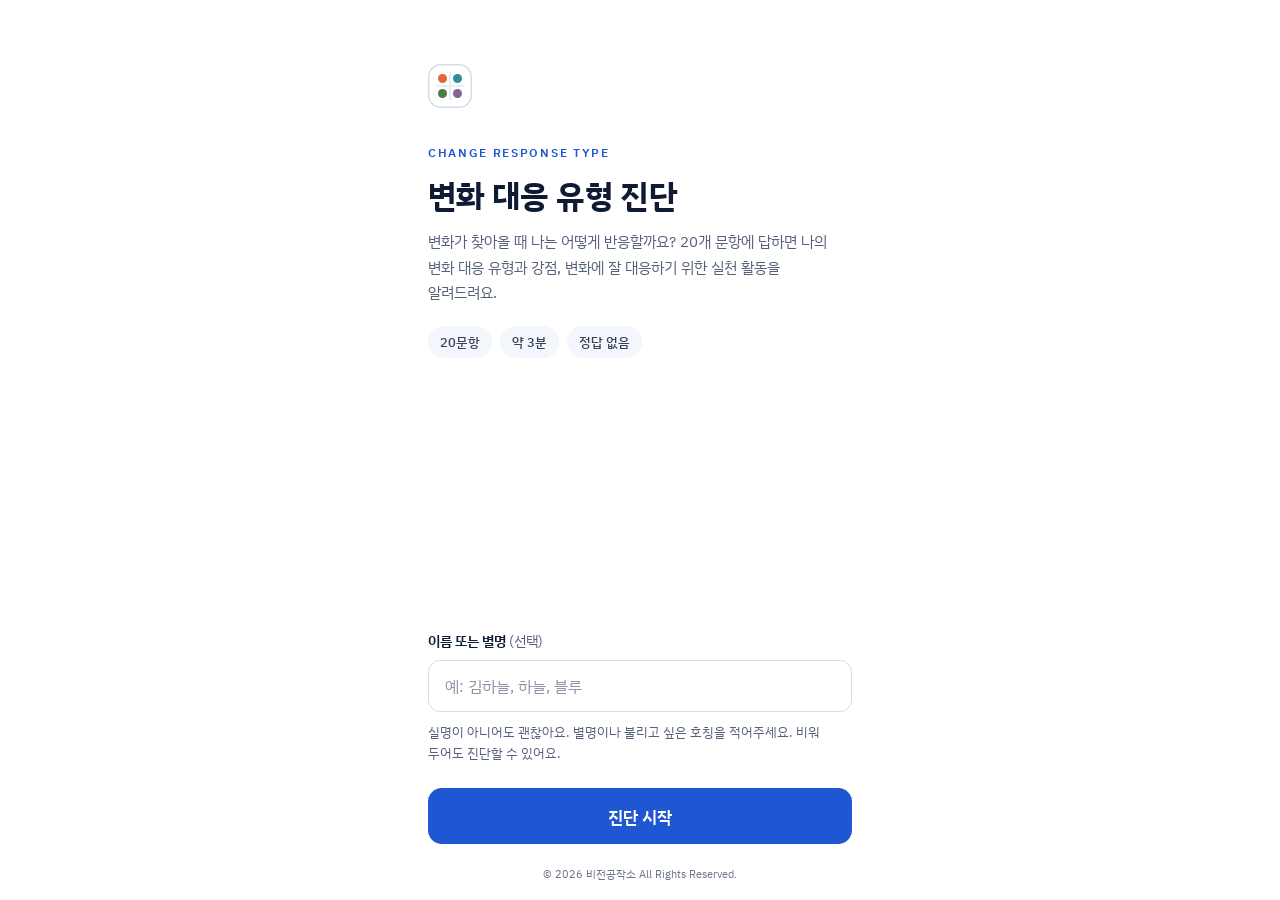
<file: index.html>
<!doctype html>
<html lang="ko">
<head>
<meta charset="utf-8">
<meta name="viewport" content="width=device-width, initial-scale=1, viewport-fit=cover">
<meta name="theme-color" content="#FFFFFF">
<title>변화 대응 유형 진단</title>
<meta name="description" content="20개 문항으로 알아보는 나의 변화 대응 유형 — 주도적 탐험가, 신중한 관찰자, 안정적 수호자, 비판적 회의론자">
<meta property="og:title" content="변화 대응 유형 진단">
<meta property="og:description" content="변화가 찾아올 때 나는 어떻게 반응할까요? 20개 문항으로 나의 변화 대응 유형을 알아보세요.">
<link rel="icon" href="favicon.svg" type="image/svg+xml">
<link rel="icon" href="favicon-32.png" sizes="32x32" type="image/png">
<link rel="apple-touch-icon" href="apple-touch-icon.png">
<link rel="preconnect" href="https://fonts.googleapis.com">
<link rel="preconnect" href="https://fonts.gstatic.com" crossorigin>
<link rel="stylesheet" href="https://fonts.googleapis.com/css2?family=IBM+Plex+Sans+KR:wght@400;500;600;700&display=swap">
<link rel="stylesheet" href="css/style.css">
</head>
<body>
<div class="app">

<!-- 시작 화면 -->
<section id="start" class="screen-fixed" aria-labelledby="start-title">
  <div class="start-top">
    <svg class="logo" viewBox="0 0 44 44" role="img" aria-label="변화 대응 유형 진단 로고">
      <rect x="0.75" y="0.75" width="42.5" height="42.5" rx="12" fill="none" stroke="#D5DCE8" stroke-width="1.5"/>
      <line x1="22" y1="8" x2="22" y2="36" stroke="#E3E8F1" stroke-width="1.5"/>
      <line x1="8" y1="22" x2="36" y2="22" stroke="#E3E8F1" stroke-width="1.5"/>
      <circle cx="14.5" cy="14.5" r="4.5" fill="#E2683A"/>
      <circle cx="29.5" cy="14.5" r="4.5" fill="#2E8E9A"/>
      <circle cx="14.5" cy="29.5" r="4.5" fill="#4F7A45"/>
      <circle cx="29.5" cy="29.5" r="4.5" fill="#7E6596"/>
    </svg>
    <div class="start-head">
      <p class="eyebrow">CHANGE RESPONSE TYPE</p>
      <h1 id="start-title" class="start-title">변화 대응 유형 진단</h1>
      <p class="start-desc">변화가 찾아올 때 나는 어떻게 반응할까요? 20개 문항에 답하면 나의 변화 대응 유형과 강점, 변화에 잘 대응하기 위한 실천 활동을 알려드려요.</p>
    </div>
    <div class="chips">
      <span class="chip">20문항</span>
      <span class="chip">약 3분</span>
      <span class="chip">정답 없음</span>
    </div>
    <p id="classChip" class="class-chip" hidden><svg width="14" height="14" viewBox="0 0 24 24" fill="none" stroke="currentColor" stroke-width="2.2" stroke-linecap="round" stroke-linejoin="round" aria-hidden="true"><path d="M17 21v-2a4 4 0 0 0-4-4H5a4 4 0 0 0-4 4v2"/><circle cx="9" cy="7" r="4"/><path d="M23 21v-2a4 4 0 0 0-3-3.87"/><path d="M16 3.13a4 4 0 0 1 0 7.75"/></svg><span id="classTitle"></span></p>
  </div>
  <div class="spacer"></div>
  <form id="startForm" class="name-form" novalidate>
    <label for="nickname">이름 또는 별명 <span>(선택)</span></label>
    <input id="nickname" name="nickname" type="text" maxlength="20" autocomplete="nickname" placeholder="예: 김하늘, 하늘, 블루">
    <p class="help">실명이 아니어도 괜찮아요. 별명이나 불리고 싶은 호칭을 적어주세요. 비워 두어도 진단할 수 있어요.</p>
    <button type="submit" class="btn-primary">진단 시작</button>
  </form>
  <p class="footer">© 2026 비전공작소 All Rights Reserved.</p>
</section>

<!-- 진단 화면 -->
<section id="quiz" class="screen-fixed" hidden aria-label="진단 문항">
  <header class="quiz-header">
    <button type="button" id="backBtn" class="back-btn">
      <svg width="20" height="20" viewBox="0 0 24 24" fill="none" stroke="currentColor" stroke-width="2" stroke-linecap="round" stroke-linejoin="round" aria-hidden="true"><polyline points="15 18 9 12 15 6"/></svg>
      이전
    </button>
    <p class="counter" aria-live="polite"><b id="qIndex">1</b> / 20</p>
  </header>
  <div class="progress" aria-hidden="true"><div id="progressFill" class="progress-fill"></div></div>
  <div id="qWrap" class="q-anim">
    <div class="q-body">
      <p id="qNum" class="q-num">Q 01</p>
      <h1 id="qText" class="q-text"></h1>
      <p class="q-guide">평소 나의 생각이나 행동과 얼마나 일치하나요?</p>
    </div>
  </div>
  <div class="spacer"></div>
  <div id="options" class="options" role="radiogroup" aria-labelledby="qText"></div>
  <p class="q-hint">선택하면 다음 문항으로 넘어가요</p>
  <p class="footer">© 2026 비전공작소 All Rights Reserved.</p>
</section>

<!-- 결과 화면 -->
<section id="result" hidden aria-label="진단 결과">
  <div id="capture">
    <div id="hero" class="hero" data-cap></div>
    <div id="scores" class="scores" data-cap></div>
    <div id="tabs" class="tabs" role="tablist" aria-label="유형별 해설" hidden></div>
    <div id="detail"></div>
    <p class="footer capture-foot cap-only" data-cap>© 2026 비전공작소 All Rights Reserved.</p>
  </div>
  <div id="others" class="others"></div>
  <div class="save-area">
    <div class="save-row">
      <button type="button" id="saveImg" class="btn-save solid">
        <svg width="18" height="18" viewBox="0 0 24 24" fill="none" stroke="currentColor" stroke-width="2" stroke-linecap="round" stroke-linejoin="round" aria-hidden="true"><rect x="3" y="3" width="18" height="18" rx="3"/><circle cx="8.5" cy="8.5" r="1.5"/><polyline points="21 15 16 10 5 21"/></svg>
        이미지 저장</button>
      <button type="button" id="savePdf" class="btn-save line">
        <svg width="18" height="18" viewBox="0 0 24 24" fill="none" stroke="currentColor" stroke-width="2" stroke-linecap="round" stroke-linejoin="round" aria-hidden="true"><path d="M14 3H7a2 2 0 0 0-2 2v14a2 2 0 0 0 2 2h10a2 2 0 0 0 2-2V8z"/><polyline points="14 3 14 8 19 8"/><line x1="12" y1="12" x2="12" y2="18"/><polyline points="9 15 12 18 15 15"/></svg>
        PDF 저장</button>
    </div>
    <p class="save-tip">카카오톡 등 앱 안에서 열었다면 저장이 막힐 수 있어요. 그때는 크롬이나 사파리에서 열어 주세요.</p>
    <button type="button" id="restartBtn" class="btn-ghost">처음부터 다시 하기</button>
  </div>
  <p class="footer">© 2026 비전공작소 All Rights Reserved.</p>
</section>

</div>

<div id="sheet" class="overlay" hidden></div>
<div id="imgOverlay" class="overlay img-overlay" hidden></div>
<div id="toast" class="toast" role="status" hidden></div>

<script src="vendor/firebase-app-compat.js"></script>
<script src="vendor/firebase-auth-compat.js"></script>
<script src="vendor/firebase-database-compat.js"></script>
<script src="js/config.js"></script>
<script src="js/data.js"></script>
<script src="js/app.js"></script>
</body>
</html>
</file>
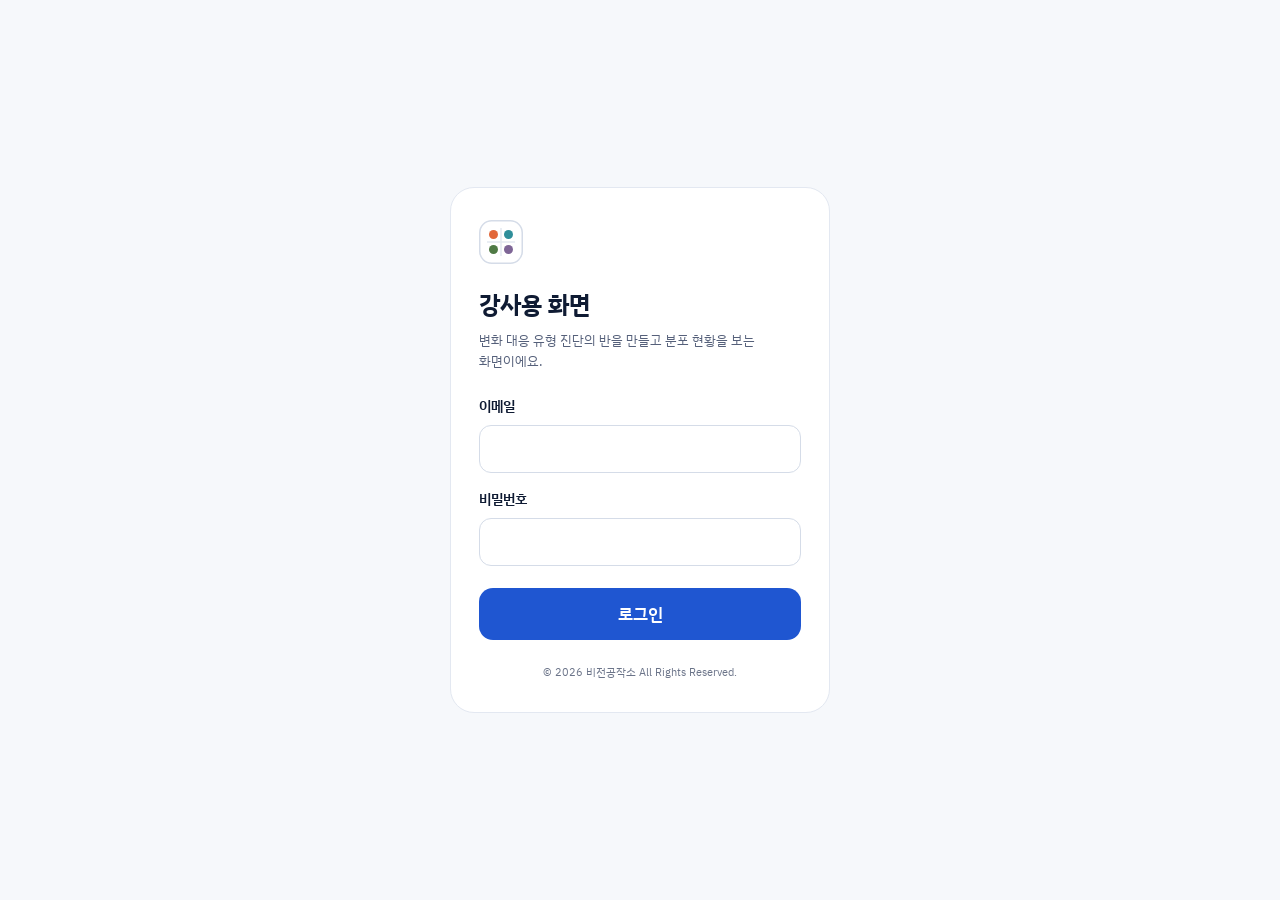
<file: admin.html>
<!doctype html>
<html lang="ko">
<head>
<meta charset="utf-8">
<meta name="viewport" content="width=device-width, initial-scale=1, viewport-fit=cover">
<meta name="robots" content="noindex">
<title>변화 대응 유형 진단 · 강사용</title>
<link rel="icon" href="favicon.svg" type="image/svg+xml">
<link rel="icon" href="favicon-32.png" sizes="32x32" type="image/png">
<link rel="preconnect" href="https://fonts.googleapis.com">
<link rel="preconnect" href="https://fonts.gstatic.com" crossorigin>
<link rel="stylesheet" href="https://fonts.googleapis.com/css2?family=IBM+Plex+Sans+KR:wght@400;500;600;700&display=swap">
<link rel="stylesheet" href="css/style.css">
<link rel="stylesheet" href="css/admin.css">
</head>
<body class="admin">

<!-- 로그인 -->
<main id="login" class="login" hidden>
  <form id="loginForm" class="login-card" novalidate>
    <svg class="logo" viewBox="0 0 44 44" aria-hidden="true">
      <rect x="0.75" y="0.75" width="42.5" height="42.5" rx="12" fill="none" stroke="#D5DCE8" stroke-width="1.5"/>
      <line x1="22" y1="8" x2="22" y2="36" stroke="#E3E8F1" stroke-width="1.5"/>
      <line x1="8" y1="22" x2="36" y2="22" stroke="#E3E8F1" stroke-width="1.5"/>
      <circle cx="14.5" cy="14.5" r="4.5" fill="#E2683A"/><circle cx="29.5" cy="14.5" r="4.5" fill="#2E8E9A"/>
      <circle cx="14.5" cy="29.5" r="4.5" fill="#4F7A45"/><circle cx="29.5" cy="29.5" r="4.5" fill="#7E6596"/>
    </svg>
    <h1>강사용 화면</h1>
    <p class="help">변화 대응 유형 진단의 반을 만들고 분포 현황을 보는 화면이에요.</p>
    <label for="email">이메일</label>
    <input id="email" type="email" autocomplete="username" required>
    <label for="password">비밀번호</label>
    <input id="password" type="password" autocomplete="current-password" required>
    <p id="loginError" class="form-error" role="alert" hidden></p>
    <button type="submit" class="btn-primary">로그인</button>
    <p class="footer">© 2026 비전공작소 All Rights Reserved.</p>
  </form>
</main>

<!-- 분포 화면 -->
<main id="board" class="board" hidden>
  <aside class="side">
    <p class="eyebrow">CHANGE RESPONSE TYPE</p>
    <h1 class="board-title">우리 반<br>변화 대응 유형 분포</h1>

    <div class="class-pick">
      <label for="classSelect" class="mini-label">반 선택</label>
      <div class="class-row">
        <select id="classSelect"></select>
        <button type="button" id="newClassBtn" class="btn-sm accent">새 반</button>
      </div>
    </div>

    <div id="liveRow" class="live"><span class="live-dot"></span><span id="liveText">실시간 반영 중</span></div>

    <div class="stats">
      <div><span class="mini-label">참여 인원</span><b id="statTotal">0<small>명</small></b></div>
      <div><span class="mini-label">복합형</span><b id="statMixed">0<small>명</small></b></div>
    </div>

    <div class="spacer"></div>

    <div class="qr-row">
      <button type="button" id="qrSmall" class="qr-box" aria-label="QR 크게 보기"></button>
      <div class="qr-info">
        <p>휴대폰 카메라로 QR을 찍으면 진단을 시작할 수 있어요</p>
        <p class="code-line">반 코드 <b id="codeText">—</b></p>
      </div>
    </div>
    <div class="tools">
      <button type="button" id="qrBigBtn" class="btn-sm">QR 크게 보기</button>
      <button type="button" id="copyBtn" class="btn-sm">링크 복사</button>
      <button type="button" id="fsBtn" class="btn-sm">전체 화면</button>
      <button type="button" id="resetBtn" class="btn-sm">현황 초기화</button>
      <button type="button" id="deleteBtn" class="btn-sm">반 삭제</button>
      <button type="button" id="logoutBtn" class="btn-sm subtle">로그아웃</button>
    </div>
  </aside>

  <section class="dist">
    <div id="noClass" class="empty" hidden>
      <p><b>아직 만든 반이 없어요</b></p>
      <p>‘새 반’ 버튼을 눌러 이번 교육의 반을 만들면 접속 QR이 바로 생겨요.</p>
    </div>
    <div id="cols" class="cols"></div>
    <div class="legend">
      <span><svg width="18" height="18" viewBox="0 0 24 24" aria-hidden="true"><circle cx="12" cy="7.5" r="4" fill="#55607A"/><path d="M4 21c0-4.4 3.6-8 8-8s8 3.6 8 8z" fill="#55607A"/></svg>단일 유형</span>
      <span><svg width="18" height="18" viewBox="0 0 24 24" aria-hidden="true"><circle cx="12" cy="7.5" r="3.4" fill="none" stroke="#55607A" stroke-width="1.6"/><path d="M4.8 20.2c0-4 3.2-7.2 7.2-7.2s7.2 3.2 7.2 7.2z" fill="none" stroke="#55607A" stroke-width="1.6"/></svg>복합형 (공동 1위 유형마다 표시)</span>
      <span class="grow"></span>
      <span class="copy">© 2026 비전공작소 All Rights Reserved.</span>
    </div>
  </section>
</main>

<p id="loading" class="loading">불러오는 중…</p>

<!-- 모달 -->
<div id="modal" class="overlay center" hidden>
  <div class="modal" role="dialog" aria-modal="true" aria-labelledby="modalTitle">
    <h2 id="modalTitle"></h2>
    <div id="modalBody"></div>
    <div class="modal-actions">
      <button type="button" id="modalCancel" class="btn-sm">취소</button>
      <button type="button" id="modalOk" class="btn-sm accent"></button>
    </div>
  </div>
</div>

<div id="qrModal" class="overlay center qr-modal" hidden>
  <div class="qr-big-card" role="dialog" aria-modal="true" aria-label="접속 QR">
    <div id="qrBig" class="qr-big"></div>
    <div class="qr-big-info">
      <p class="eyebrow">변화 대응 유형 진단</p>
      <p id="qrBigTitle" class="qr-big-title"></p>
      <p class="qr-big-code">반 코드 <b id="qrBigCode"></b></p>
      <p id="qrBigUrl" class="qr-big-url"></p>
      <button type="button" id="qrClose" class="btn-sm">닫기</button>
    </div>
  </div>
</div>

<div id="toast" class="toast" role="status" hidden></div>

<script src="vendor/firebase-app-compat.js"></script>
<script src="vendor/firebase-auth-compat.js"></script>
<script src="vendor/firebase-database-compat.js"></script>
<script src="vendor/qrcode.js"></script>
<script src="js/config.js"></script>
<script src="js/data.js"></script>
<script src="js/admin.js"></script>
</body>
</html>
</file>
<file: css/style.css>
/* 변화 대응 유형 진단 — 공통 스타일 */
:root {
  --ink: #0F1B33;
  --body: #26314A;
  --text2: #36415A;
  --sub: #55607A;
  --mute: #6B7489;
  --line: #E3E8F1;
  --line2: #D5DCE8;
  --soft: #F3F6FB;
  --panel: #F6F8FB;
  --bg: #FFFFFF;
  --accent: #1F56D1;
  --accent-dark: #163F9E;
  --accent-tint: #EEF3FD;
  --font: 'IBM Plex Sans KR', 'Apple SD Gothic Neo', 'Malgun Gothic', system-ui, sans-serif;
  color-scheme: light;
}

* { box-sizing: border-box; }
html, body { margin: 0; padding: 0; background: var(--bg); color: var(--ink); }
body {
  font-family: var(--font);
  -webkit-font-smoothing: antialiased;
  -webkit-text-size-adjust: 100%;
  word-break: keep-all;
  overflow-wrap: break-word;
}
button { font-family: inherit; color: inherit; -webkit-tap-highlight-color: transparent; }
button:focus-visible, input:focus-visible, a:focus-visible, select:focus-visible {
  outline: 3px solid color-mix(in srgb, var(--accent) 45%, transparent);
  outline-offset: 2px;
}
[hidden] { display: none !important; }
img { max-width: 100%; }

.app { max-width: 480px; margin: 0 auto; }
.footer { margin: 0; font-size: 11px; color: var(--mute); text-align: center; }

/* ---------- 시작 화면 ---------- */
.screen-fixed {
  min-height: 100vh;
  min-height: 100dvh;
  display: flex;
  flex-direction: column;
  padding-top: max(env(safe-area-inset-top, 0px), 0px);
  padding-bottom: env(safe-area-inset-bottom, 0px);
}
#start {
  padding-inline: max(28px, env(safe-area-inset-left, 0px)) max(28px, env(safe-area-inset-right, 0px));
}
.start-top { padding-top: clamp(28px, 7.5vh, 64px); }
.logo { display: block; width: 44px; height: 44px; }
.start-head { display: flex; flex-direction: column; gap: 14px; margin-top: clamp(20px, 4.3vh, 36px); }
.eyebrow { margin: 0; font-size: 12px; font-weight: 600; letter-spacing: 0.14em; color: var(--accent); }
.start-title { margin: 0; font-size: 32px; line-height: 1.25; font-weight: 700; letter-spacing: -0.02em; }
.start-desc { margin: 0; font-size: 15px; line-height: 1.7; color: var(--sub); }
.chips { display: flex; flex-wrap: wrap; gap: 8px; margin-top: 20px; }
.chip { padding: 7px 12px; border-radius: 999px; background: var(--soft); font-size: 13px; font-weight: 500; color: var(--text2); }
.class-chip { display: inline-flex; align-items: center; gap: 6px; margin-top: 14px; padding: 6px 12px; border-radius: 999px; background: var(--accent-tint); color: var(--accent-dark); font-size: 13px; font-weight: 600; align-self: flex-start; max-width: 100%; }
.class-chip span { overflow: hidden; text-overflow: ellipsis; white-space: nowrap; }
.spacer { flex: 1 1 auto; min-height: 20px; }
.name-form { display: flex; flex-direction: column; gap: 10px; }
.name-form label { font-size: 14px; font-weight: 600; }
.name-form label span { font-weight: 400; color: var(--sub); }
.name-form input {
  height: 52px; padding: 0 16px; border: 1.5px solid var(--line2); border-radius: 12px;
  font-size: 16px; font-family: inherit; color: var(--ink); background: var(--bg); width: 100%;
}
.name-form input::placeholder { color: #8C95A8; }
.name-form input:focus { border-color: var(--accent); outline: none; }
.help { margin: 0; font-size: 13px; line-height: 1.6; color: var(--sub); }
.btn-primary {
  height: 56px; border: 0; border-radius: 14px; background: var(--accent); color: #FFFFFF;
  font-size: 17px; font-weight: 600; cursor: pointer; width: 100%;
  transition: background .15s ease, transform .1s ease;
}
.btn-primary:hover { background: var(--accent-dark); }
.btn-primary:active { transform: scale(0.99); }
.name-form .btn-primary { margin-top: 14px; }
#start .footer { margin: 22px 0 18px; }

@media (max-height: 700px) {
  .start-desc { font-size: 14.5px; line-height: 1.65; }
  .chips { margin-top: 16px; }
  .name-form { gap: 8px; }
  .name-form .btn-primary { margin-top: 10px; }
  #start .footer { margin: 16px 0 14px; }
}
@media (max-height: 610px) {
  .logo { width: 36px; height: 36px; }
  .start-title { font-size: 28px; }
  .start-head { gap: 10px; }
  .start-desc { font-size: 14px; line-height: 1.6; }
  .chip { padding: 5px 10px; font-size: 12px; }
  .chips { margin-top: 12px; }
  .name-form input { height: 48px; }
  .btn-primary { height: 52px; }
  .help { font-size: 12.5px; line-height: 1.5; }
  #start .footer { margin: 12px 0 10px; }
}

/* ---------- 진단 화면 ---------- */
.quiz-header { display: flex; align-items: center; justify-content: space-between; height: 56px; padding: 8px max(16px, env(safe-area-inset-right, 0px)) 0 max(16px, env(safe-area-inset-left, 0px)); }
.back-btn { display: flex; align-items: center; gap: 4px; height: 44px; padding: 0 8px; border: 0; background: transparent; font-size: 15px; font-weight: 500; color: var(--text2); cursor: pointer; border-radius: 10px; }
.counter { margin: 0; padding-right: 8px; font-size: 15px; font-weight: 600; font-variant-numeric: tabular-nums; color: var(--text2); }
.counter b { color: var(--accent); font-weight: 600; }
.progress { margin: 6px 24px 0; height: 4px; border-radius: 4px; background: var(--line); overflow: hidden; }
.progress-fill { height: 4px; border-radius: 4px; background: var(--accent); width: 0; transition: width .3s ease; }
.q-body { display: flex; flex-direction: column; gap: 14px; padding: clamp(24px, 5vh, 44px) 28px 0; }
.q-num { margin: 0; font-size: 14px; font-weight: 600; letter-spacing: 0.06em; font-variant-numeric: tabular-nums; color: var(--accent); }
.q-text { margin: 0; font-size: 22px; line-height: 1.55; font-weight: 600; letter-spacing: -0.01em; text-wrap: pretty; min-height: 3.1em; }
.q-guide { margin: 0; font-size: 14px; line-height: 1.6; color: var(--sub); }
.q-anim { transition: opacity .18s ease, transform .18s ease; }
.q-anim.out { opacity: 0; transform: translateX(-12px); }
.q-anim.in-start { opacity: 0; transform: translateX(12px); transition: none; }
.options { display: flex; flex-direction: column; gap: 10px; padding: 20px 24px 0; }
.opt {
  display: flex; align-items: center; gap: 14px; height: 60px; padding: 0 16px;
  border: 1.5px solid var(--line2); border-radius: 14px; background: var(--bg);
  font-size: 16px; font-weight: 500; color: var(--ink); text-align: left; cursor: pointer;
  transition: border-color .12s ease, background .12s ease;
}
.opt .num { display: flex; align-items: center; justify-content: center; width: 30px; height: 30px; flex-shrink: 0; border-radius: 999px; background: var(--soft); color: var(--text2); font-size: 14px; font-weight: 600; transition: background .12s ease, color .12s ease; }
@media (hover: hover) { .opt:hover { border-color: #AFC2EC; } }
.opt[aria-checked="true"] { border-color: var(--accent); background: var(--accent-tint); font-weight: 600; }
.opt[aria-checked="true"] .num { background: var(--accent); color: #FFFFFF; }
.q-hint { margin: 16px 0 0; font-size: 12px; color: var(--sub); text-align: center; }
#quiz .footer { margin: 14px 0 16px; }
@media (max-height: 700px) {
  .q-body { gap: 10px; padding-top: 22px; }
  .q-text { font-size: 19px; line-height: 1.5; }
  .opt { height: 50px; }
  .options { gap: 8px; padding-top: 16px; }
  .q-hint { margin-top: 12px; }
  #quiz .footer { margin: 10px 0 12px; }
}
@media (max-height: 600px) {
  .quiz-header { height: 48px; padding-top: 4px; }
  .q-body { gap: 8px; padding-top: 16px; }
  .q-text { font-size: 17px; }
  .q-guide { font-size: 13px; }
  .opt { height: 44px; font-size: 15px; }
  .opt .num { width: 26px; height: 26px; font-size: 13px; }
  .options { gap: 7px; padding-top: 12px; }
  .q-hint { margin-top: 8px; }
  #quiz .footer { margin: 8px 0 10px; }
}

/* ---------- 결과 화면 ---------- */
#result { padding-bottom: env(safe-area-inset-bottom, 0px); }
.hero { display: flex; flex-direction: column; align-items: center; gap: 16px; padding: calc(44px + env(safe-area-inset-top, 0px)) 24px 34px; text-align: center; background: var(--hero-tint, #FDF1EA); }
.hero-greet { margin: 0; font-size: 15px; color: var(--text2); }
.hero-imgs { display: flex; justify-content: center; gap: 10px; flex-wrap: wrap; }
.hero-imgs img { width: 190px; height: auto; aspect-ratio: 219 / 277; object-fit: contain; }
.hero-imgs.two img { width: 140px; }
.hero-imgs.many img { width: 96px; }
.hero-name { display: flex; flex-direction: column; gap: 4px; }
.hero-name h1 { margin: 0; font-size: 30px; line-height: 1.25; font-weight: 700; letter-spacing: -0.02em; text-wrap: balance; }
.hero-name p { margin: 0; font-size: 14px; font-weight: 600; letter-spacing: 0.12em; color: var(--hero-ink, #A8441F); }
.hero-line { margin: 0; font-size: 16px; line-height: 1.65; color: var(--text2); text-wrap: balance; max-width: 30em; }
.keywords { display: flex; gap: 6px; flex-wrap: wrap; justify-content: center; }
.keywords span { padding: 6px 12px; border-radius: 999px; background: #FFFFFF; font-size: 13px; font-weight: 500; color: var(--hero-ink, #A8441F); }
.joined { margin: 0; font-size: 12.5px; color: var(--text2); display: inline-flex; align-items: center; gap: 6px; }
.joined::before { content: ""; width: 7px; height: 7px; border-radius: 999px; background: #1E9E5A; }

.sec-label { margin: 0; font-size: 13px; font-weight: 600; letter-spacing: 0.08em; color: var(--sub); }
.scores { display: flex; flex-direction: column; gap: 16px; padding: 32px 28px; }
.score-row { display: flex; flex-direction: column; gap: 8px; }
.score-top { display: flex; justify-content: space-between; align-items: baseline; font-size: 15px; }
.score-top .val { font-variant-numeric: tabular-nums; }
.score-top .val small { font-size: 12px; font-weight: 400; color: var(--sub); }
.score-row.is-top .score-top { font-weight: 700; }
.bar { height: 8px; border-radius: 8px; background: #EEF1F6; overflow: hidden; }
.bar i { display: block; height: 8px; border-radius: 8px; width: 0; transition: width .7s cubic-bezier(.2,.7,.2,1); }
.score-note { margin: 0; font-size: 12px; line-height: 1.6; color: var(--sub); }

.tabs { display: flex; gap: 6px; padding: 0 20px 4px; overflow-x: auto; }
.tab { flex: 1 1 0; min-width: 0; height: 44px; padding: 0 12px; border: 1.5px solid var(--line2); border-radius: 12px; background: var(--bg); font-size: 14px; font-weight: 600; color: var(--text2); cursor: pointer; display: inline-flex; align-items: center; justify-content: center; gap: 8px; white-space: nowrap; }
.tab .dot { width: 8px; height: 8px; border-radius: 999px; flex-shrink: 0; }
.tab[aria-selected="true"] { border-color: var(--ink); color: var(--ink); background: var(--soft); }

.fs-card { display: flex; flex-direction: column; gap: 14px; margin: 16px 20px 0; padding: 24px 20px; border-radius: 20px; background: var(--panel); }
.fs-row { display: flex; gap: 12px; }
.fs-row b { flex-shrink: 0; width: 36px; font-size: 14px; font-weight: 600; color: var(--t-ink); }
.fs-row p { margin: 0; font-size: 15px; line-height: 1.65; }
.block { display: flex; flex-direction: column; gap: 12px; padding: 32px 28px 0; }
.block h2 { margin: 0; font-size: 18px; font-weight: 700; }
.bullets { list-style: none; margin: 0; padding: 0; display: flex; flex-direction: column; gap: 10px; }
.bullets li { display: flex; gap: 10px; font-size: 15px; line-height: 1.7; color: var(--body); }
.bullets li::before { content: ""; flex-shrink: 0; width: 5px; height: 5px; margin-top: 11px; border-radius: 999px; background: var(--t-color); }
.acts { display: flex; flex-direction: column; gap: 14px; padding: 40px 20px 0; }
.acts-head { display: flex; flex-direction: column; gap: 4px; padding: 0 8px; }
.acts-head h2 { margin: 0; font-size: 18px; font-weight: 700; }
.acts-head p { margin: 0; font-size: 14px; color: var(--sub); }
.act { display: flex; gap: 14px; padding: 20px; border: 1.5px solid var(--line); border-radius: 18px; background: var(--bg); }
.act .n { flex-shrink: 0; display: flex; align-items: center; justify-content: center; width: 28px; height: 28px; border-radius: 999px; background: var(--accent); color: #FFFFFF; font-size: 13px; font-weight: 600; }
.act div { display: flex; flex-direction: column; gap: 6px; min-width: 0; }
.act h3 { margin: 0; font-size: 16px; font-weight: 600; }
.act p { margin: 0; font-size: 14px; line-height: 1.7; color: var(--text2); }
.capture-foot { padding: 28px 0 20px; }
.cap-only { display: none; }
.pane.is-hidden { display: none; }
.pane-title { margin: 40px 20px 0; padding: 14px 18px; border-radius: 14px; font-size: 17px; font-weight: 700; }
.capturing .cap-only { display: block; }
.capturing .pane.is-hidden { display: block; }
.capturing .tabs { display: none !important; }
.capturing .no-cap { display: none !important; }
.pdf-wide #capture { width: 680px; }

.others { display: flex; flex-direction: column; gap: 10px; padding: 40px 28px 0; }
.others .sec-label { margin-bottom: 4px; }
.other-btn { display: flex; align-items: center; gap: 12px; padding: 14px 16px; border: 1.5px solid var(--line); border-radius: 14px; background: var(--bg); text-align: left; cursor: pointer; width: 100%; }
.other-btn .dot { flex-shrink: 0; width: 10px; height: 10px; border-radius: 999px; }
.other-btn .txt { display: flex; flex-direction: column; gap: 2px; flex-grow: 1; min-width: 0; }
.other-btn .txt b { font-size: 15px; font-weight: 600; color: var(--ink); }
.other-btn .txt span { font-size: 13px; line-height: 1.5; color: var(--sub); }
@media (hover: hover) { .other-btn:hover { border-color: var(--line2); background: var(--panel); } }

.save-area { display: flex; flex-direction: column; gap: 10px; padding: 40px 24px 0; }
.save-row { display: grid; grid-template-columns: repeat(2, minmax(0, 1fr)); gap: 10px; }
.btn-save { display: flex; align-items: center; justify-content: center; gap: 8px; height: 52px; border-radius: 14px; font-size: 15px; font-weight: 600; cursor: pointer; }
.btn-save.solid { border: 0; background: var(--accent); color: #FFFFFF; }
.btn-save.line { border: 1.5px solid var(--accent); background: var(--bg); color: var(--accent); }
.btn-save:disabled { opacity: .55; cursor: progress; }
.btn-ghost { height: 48px; border: 0; background: transparent; color: var(--text2); font-size: 15px; font-weight: 500; cursor: pointer; border-radius: 12px; }
.save-tip { margin: 0; font-size: 12px; line-height: 1.6; color: var(--sub); text-align: center; }
#result > .footer { padding: 24px 0 22px; }

/* ---------- 시트·오버레이·토스트 ---------- */
.overlay { position: fixed; inset: 0; z-index: 50; background: rgba(15, 27, 51, 0.45); display: flex; align-items: flex-end; justify-content: center; }
.sheet { position: relative; width: 100%; max-width: 480px; max-height: 88vh; max-height: 88dvh; overflow-y: auto; background: var(--bg); border-radius: 24px 24px 0 0; padding-bottom: calc(24px + env(safe-area-inset-bottom, 0px)); overscroll-behavior: contain; }
.sheet-head { position: sticky; top: 0; z-index: 1; display: flex; align-items: center; gap: 12px; padding: 18px 20px 14px; background: var(--bg); border-bottom: 1px solid var(--line); }
.sheet-head img { width: 44px; height: auto; }
.sheet-head .t { flex: 1; min-width: 0; }
.sheet-head .t b { display: block; font-size: 18px; }
.sheet-head .t span { font-size: 12px; font-weight: 600; letter-spacing: 0.12em; }
.close-btn { width: 44px; height: 44px; border: 0; border-radius: 12px; background: var(--soft); cursor: pointer; display: flex; align-items: center; justify-content: center; color: var(--text2); }
.sheet .sheet-line { margin: 16px 28px 0; font-size: 15px; line-height: 1.65; color: var(--text2); }

.img-overlay { align-items: center; padding: 20px; }
.img-box { width: 100%; max-width: 420px; max-height: 92vh; display: flex; flex-direction: column; gap: 12px; background: var(--bg); border-radius: 20px; padding: 16px; }
.img-box .preview { overflow-y: auto; border-radius: 12px; border: 1px solid var(--line); max-height: 60vh; }
.img-box .preview img { display: block; width: 100%; }
.img-box p { margin: 0; font-size: 14px; line-height: 1.6; color: var(--text2); text-align: center; }
.img-actions { display: grid; grid-template-columns: repeat(2, minmax(0, 1fr)); gap: 8px; }

.toast { position: fixed; left: 50%; bottom: calc(24px + env(safe-area-inset-bottom, 0px)); transform: translateX(-50%); z-index: 60; max-width: calc(100% - 40px); padding: 12px 18px; border-radius: 12px; background: var(--ink); color: #FFFFFF; font-size: 14px; line-height: 1.5; text-align: center; }

@media (prefers-reduced-motion: reduce) {
  *, *::before, *::after { transition: none !important; animation: none !important; }
}
</file>
<file: css/admin.css>
/* 강사용 화면 */
body.admin { min-height: 100vh; min-height: 100dvh; }
.loading { margin: 40vh 0 0; text-align: center; color: var(--sub); font-size: 14px; }

.login { min-height: 100vh; min-height: 100dvh; display: flex; align-items: center; justify-content: center; padding: 24px max(16px, env(safe-area-inset-left, 0px)); background: var(--panel); }
.login-card { width: 100%; max-width: 380px; display: flex; flex-direction: column; gap: 10px; padding: 32px 28px; border-radius: 24px; background: var(--bg); border: 1px solid var(--line); }
.login-card h1 { margin: 14px 0 0; font-size: 24px; }
.login-card .help { margin-bottom: 8px; }
.login-card label { font-size: 14px; font-weight: 600; margin-top: 6px; }
.login-card input { height: 48px; padding: 0 14px; border: 1.5px solid var(--line2); border-radius: 12px; font-size: 16px; font-family: inherit; }
.login-card input:focus { border-color: var(--accent); outline: none; }
.login-card .btn-primary { margin-top: 12px; height: 52px; }
.login-card .footer { margin-top: 14px; }
.form-error { margin: 4px 0 0; font-size: 13px; color: #B42318; }

.board { min-height: 100vh; min-height: 100dvh; display: flex; gap: 40px; padding: 44px max(48px, env(safe-area-inset-right, 0px)) 24px max(48px, env(safe-area-inset-left, 0px)); max-width: 1600px; margin: 0 auto; }
.side { display: flex; flex-direction: column; width: 300px; flex-shrink: 0; }
.board-title { margin: 10px 0 0; font-size: 34px; line-height: 1.3; font-weight: 700; letter-spacing: -0.02em; }
.mini-label { display: block; font-size: 13px; color: var(--sub); }
.class-pick { margin-top: 24px; display: flex; flex-direction: column; gap: 6px; }
.class-row { display: flex; gap: 8px; }
.class-row select { flex: 1; min-width: 0; height: 44px; padding: 0 10px; border: 1.5px solid var(--line2); border-radius: 10px; font-family: inherit; font-size: 15px; color: var(--ink); background: var(--bg); }
.live { display: flex; align-items: center; gap: 8px; margin-top: 16px; font-size: 14px; color: var(--text2); }
.live-dot { width: 8px; height: 8px; border-radius: 999px; background: #1E9E5A; }
.live.off .live-dot { background: #B0B7C5; }
.stats { display: flex; gap: 28px; margin-top: 26px; }
.stats b { display: block; font-size: 40px; font-weight: 700; font-variant-numeric: tabular-nums; line-height: 1.2; }
.stats small { font-size: 18px; font-weight: 500; }
.side .spacer { min-height: 24px; }
.qr-row { display: flex; align-items: center; gap: 16px; }
.qr-box { width: 120px; height: 120px; flex-shrink: 0; padding: 6px; border: 1.5px solid var(--line2); border-radius: 14px; background: #FFFFFF; cursor: zoom-in; display: flex; align-items: center; justify-content: center; color: var(--sub); font-size: 13px; }
.qr-box svg, .qr-big svg { display: block; width: 100%; height: 100%; }
.qr-info p { margin: 0; font-size: 14px; line-height: 1.6; color: var(--text2); }
.qr-info .code-line { margin-top: 6px; color: var(--sub); }
.qr-info .code-line b { color: var(--ink); letter-spacing: 0.12em; font-variant-numeric: tabular-nums; }
.tools { display: grid; grid-template-columns: repeat(2, minmax(0, 1fr)); gap: 8px; margin-top: 18px; }
.tools .btn-sm { width: 100%; padding: 0 8px; }
.btn-sm { height: 40px; padding: 0 14px; border: 1.5px solid var(--line2); border-radius: 10px; background: var(--bg); font-size: 14px; font-weight: 500; color: var(--text2); cursor: pointer; white-space: nowrap; }
.btn-sm:hover { border-color: #B8C3D6; }
.btn-sm.accent { border-color: var(--accent); background: var(--accent); color: #FFFFFF; font-weight: 600; }
.btn-sm.accent:hover { background: var(--accent-dark); }
.btn-sm.danger { border-color: #B42318; background: #B42318; color: #FFFFFF; font-weight: 600; }
.btn-sm.subtle { border-color: transparent; color: var(--sub); }
.btn-sm:disabled { opacity: .5; cursor: not-allowed; }

.dist { display: flex; flex-direction: column; flex: 1; min-width: 0; }
.cols { display: grid; grid-template-columns: repeat(4, minmax(0, 1fr)); gap: 16px; flex: 1; }
.col { display: flex; flex-direction: column; gap: 18px; padding: 24px 20px; border-radius: 20px; min-height: 360px; }
.col-name { display: flex; flex-direction: column; gap: 2px; }
.col-name b { font-size: 18px; }
.col-name span { font-size: 12px; font-weight: 600; letter-spacing: 0.12em; }
.col-count { font-size: 52px; line-height: 1; font-weight: 700; font-variant-numeric: tabular-nums; }
.col-count small { font-size: 18px; font-weight: 500; color: var(--text2); }
.people { display: flex; flex-wrap: wrap; gap: 6px; align-content: flex-start; }
.people svg { display: block; }
.people svg.pop { animation: pop .45s cubic-bezier(.2,.9,.3,1.3); }
@keyframes pop { from { transform: scale(0.3); opacity: 0; } to { transform: scale(1); opacity: 1; } }
.legend { display: flex; flex-wrap: wrap; align-items: center; gap: 20px; margin-top: 16px; font-size: 13px; color: var(--sub); }
.legend span { display: inline-flex; align-items: center; gap: 6px; }
.legend .grow { flex: 1; }
.legend .copy { font-size: 11px; color: var(--mute); }
.empty { padding: 40px; border: 1.5px dashed var(--line2); border-radius: 20px; text-align: center; color: var(--text2); margin-bottom: 16px; }
.empty p { margin: 4px 0; }

.overlay.center { align-items: center; padding: 20px; }
.modal { width: 100%; max-width: 420px; padding: 28px; border-radius: 20px; background: var(--bg); display: flex; flex-direction: column; gap: 14px; }
.modal h2 { margin: 0; font-size: 20px; }
.modal p { margin: 0; font-size: 15px; line-height: 1.6; color: var(--text2); }
.modal label { font-size: 14px; font-weight: 600; display: block; margin-bottom: 8px; }
.modal input { width: 100%; height: 48px; padding: 0 14px; border: 1.5px solid var(--line2); border-radius: 12px; font-size: 16px; font-family: inherit; }
.modal input:focus { border-color: var(--accent); outline: none; }
.modal-actions { display: flex; justify-content: flex-end; gap: 8px; margin-top: 6px; }

.qr-modal { background: rgba(255, 255, 255, 0.97); }
.qr-big-card { display: flex; align-items: center; gap: 56px; flex-wrap: wrap; justify-content: center; }
.qr-big { width: min(70vh, 80vw); height: min(70vh, 80vw); padding: 12px; background: #FFFFFF; border: 1.5px solid var(--line2); border-radius: 20px; }
.qr-big-info { display: flex; flex-direction: column; gap: 10px; max-width: 360px; }
.qr-big-info p { margin: 0; }
.qr-big-title { font-size: 30px; font-weight: 700; line-height: 1.3; }
.qr-big-code { font-size: 20px; color: var(--text2); }
.qr-big-code b { color: var(--ink); letter-spacing: 0.14em; font-size: 28px; }
.qr-big-url { font-size: 15px; color: var(--sub); word-break: break-all; }
.qr-big-info .btn-sm { align-self: flex-start; margin-top: 10px; }

@media (max-width: 1100px) {
  .board { flex-direction: column; gap: 28px; padding: 28px max(20px, env(safe-area-inset-right, 0px)) 24px max(20px, env(safe-area-inset-left, 0px)); }
  .side { width: auto; }
  .side .spacer { display: none; }
  .qr-row { margin-top: 22px; }
  .cols { grid-template-columns: repeat(2, minmax(0, 1fr)); }
  .col { min-height: 0; }
}
@media (max-width: 520px) {
  .cols { grid-template-columns: minmax(0, 1fr); }
  .board-title { font-size: 28px; }
}
</file>
